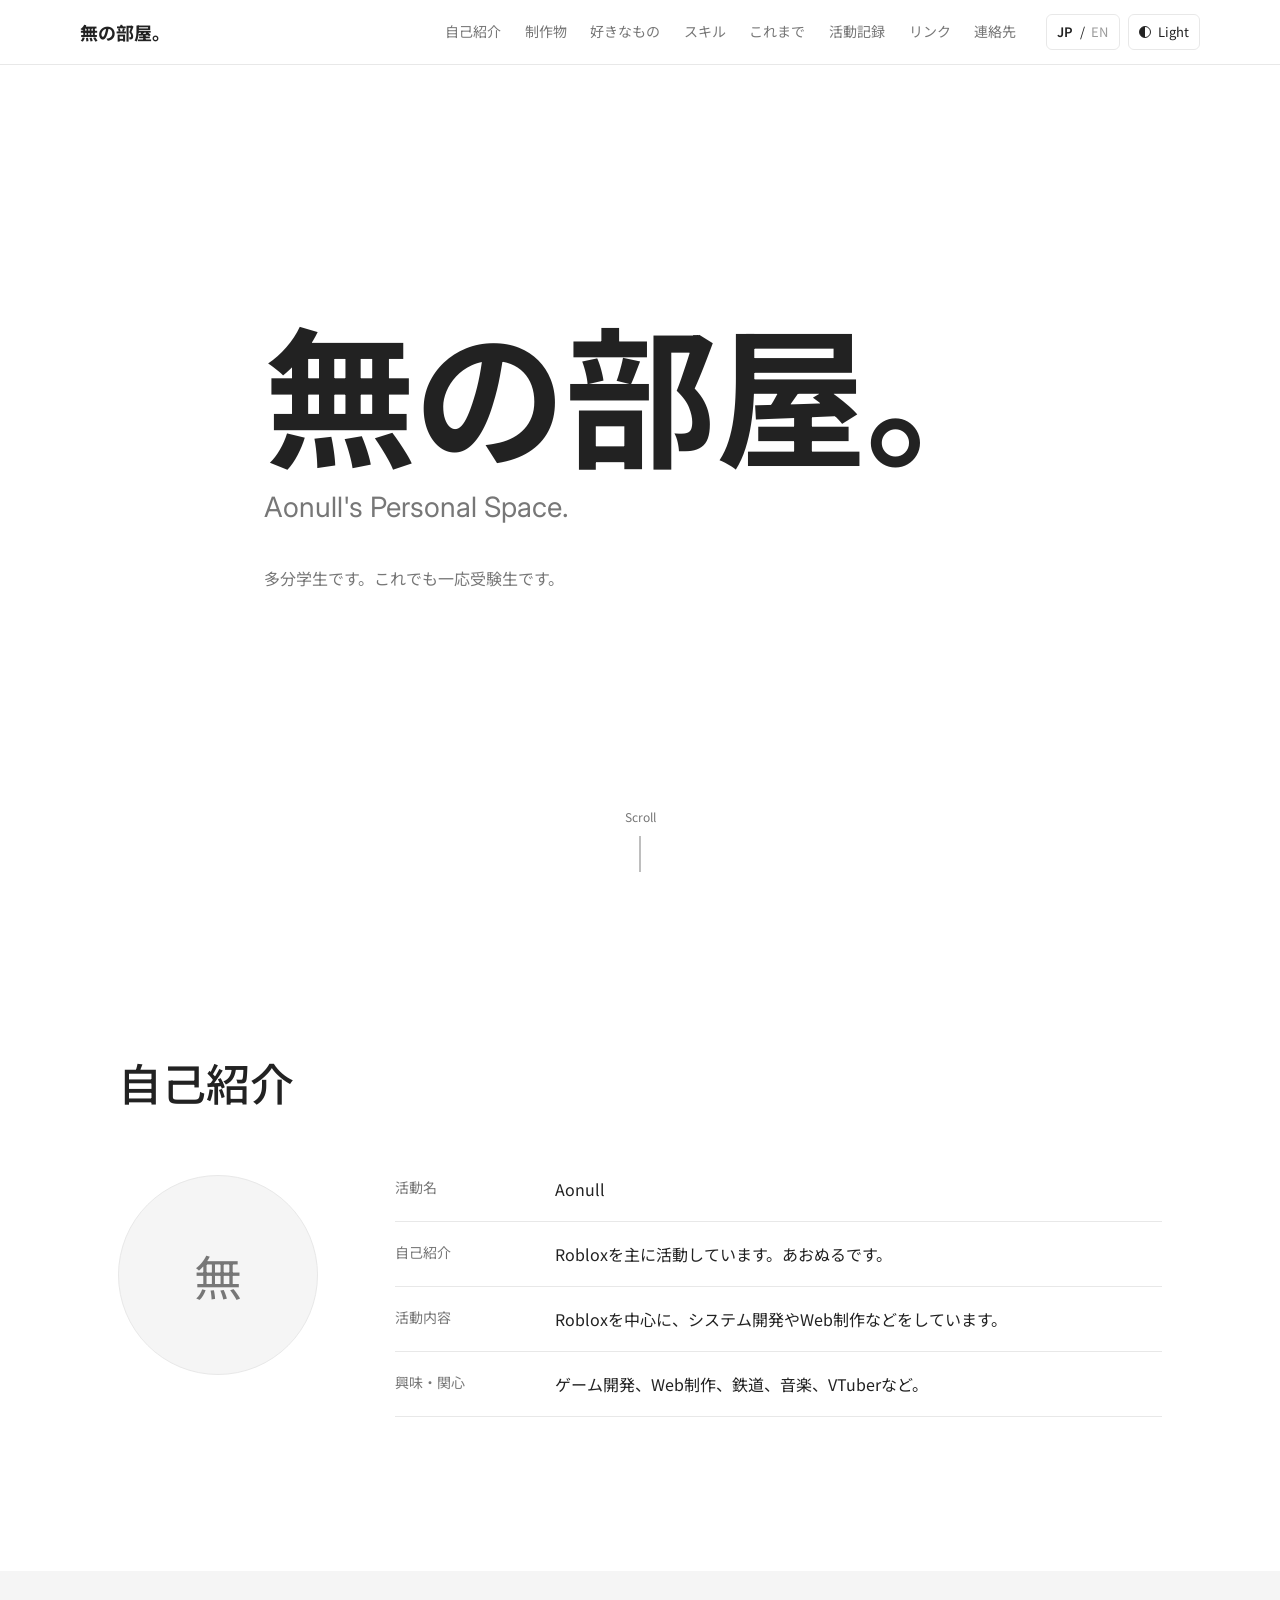
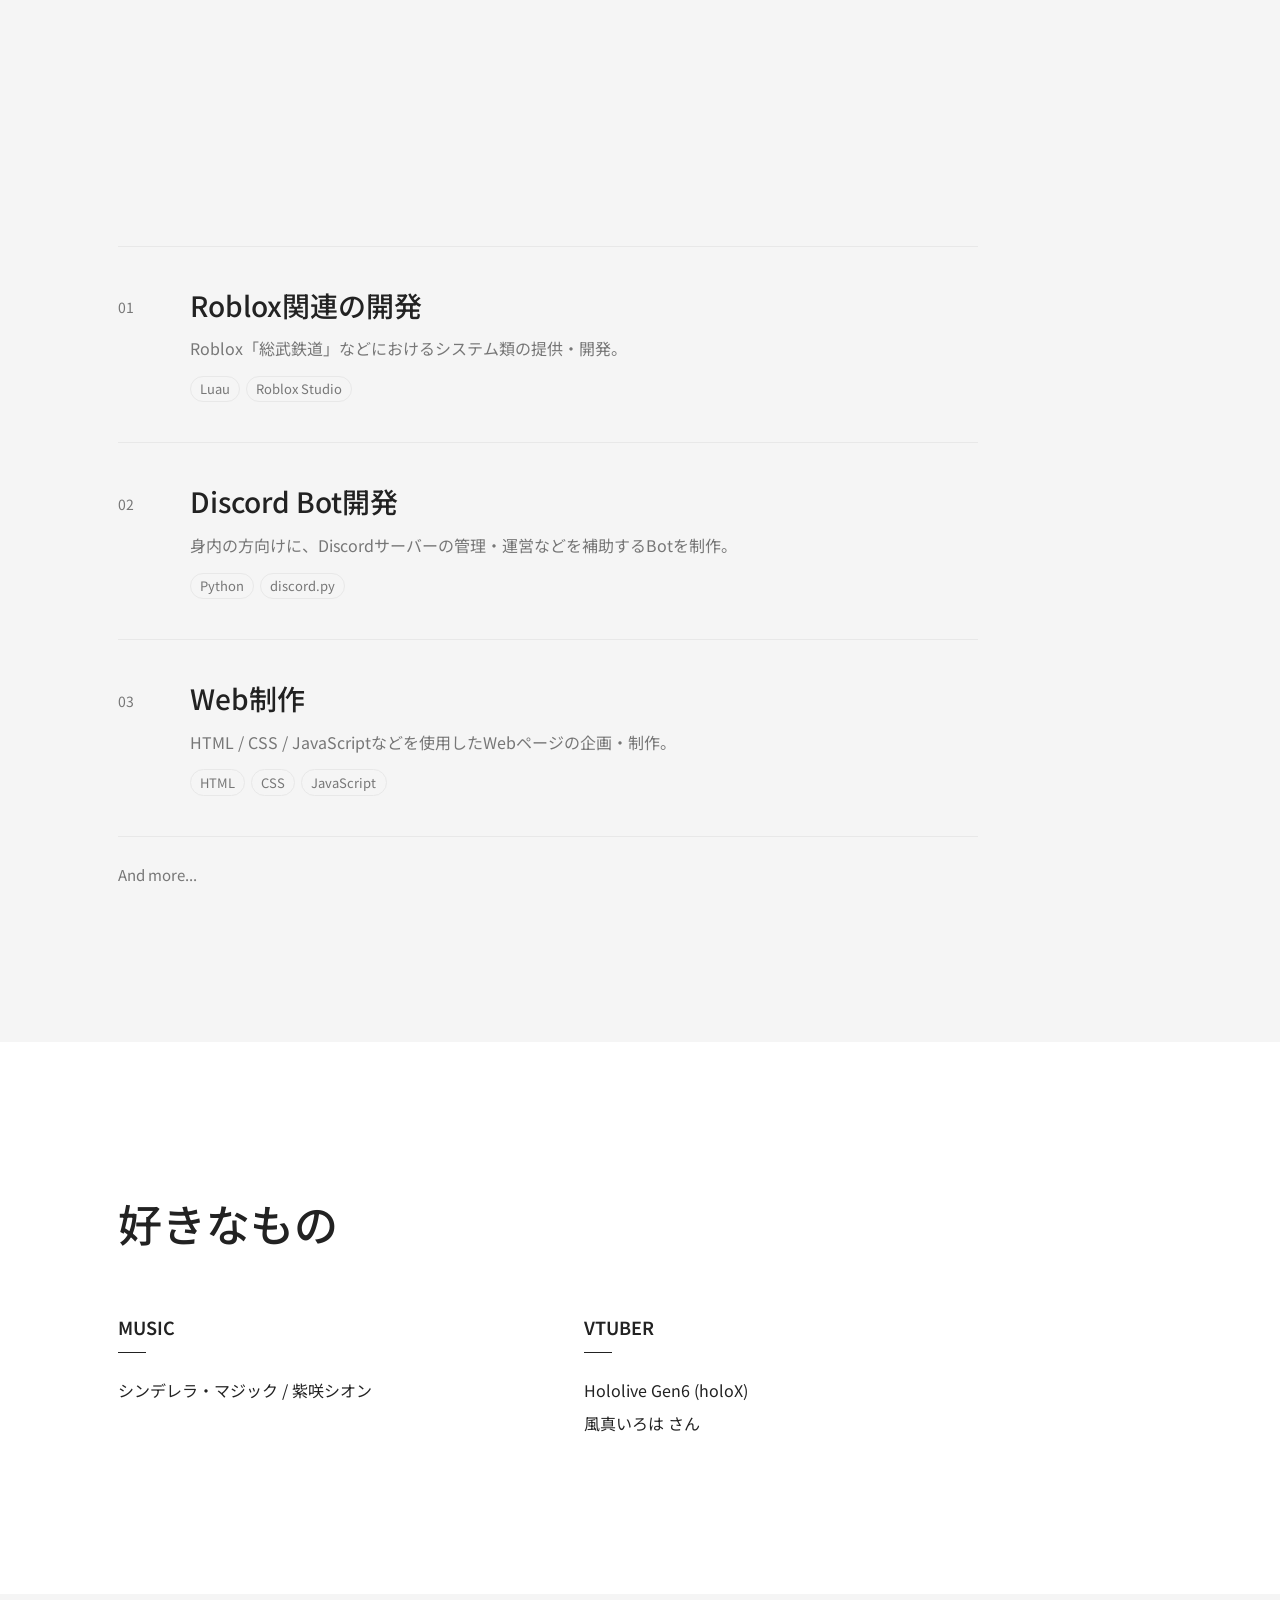
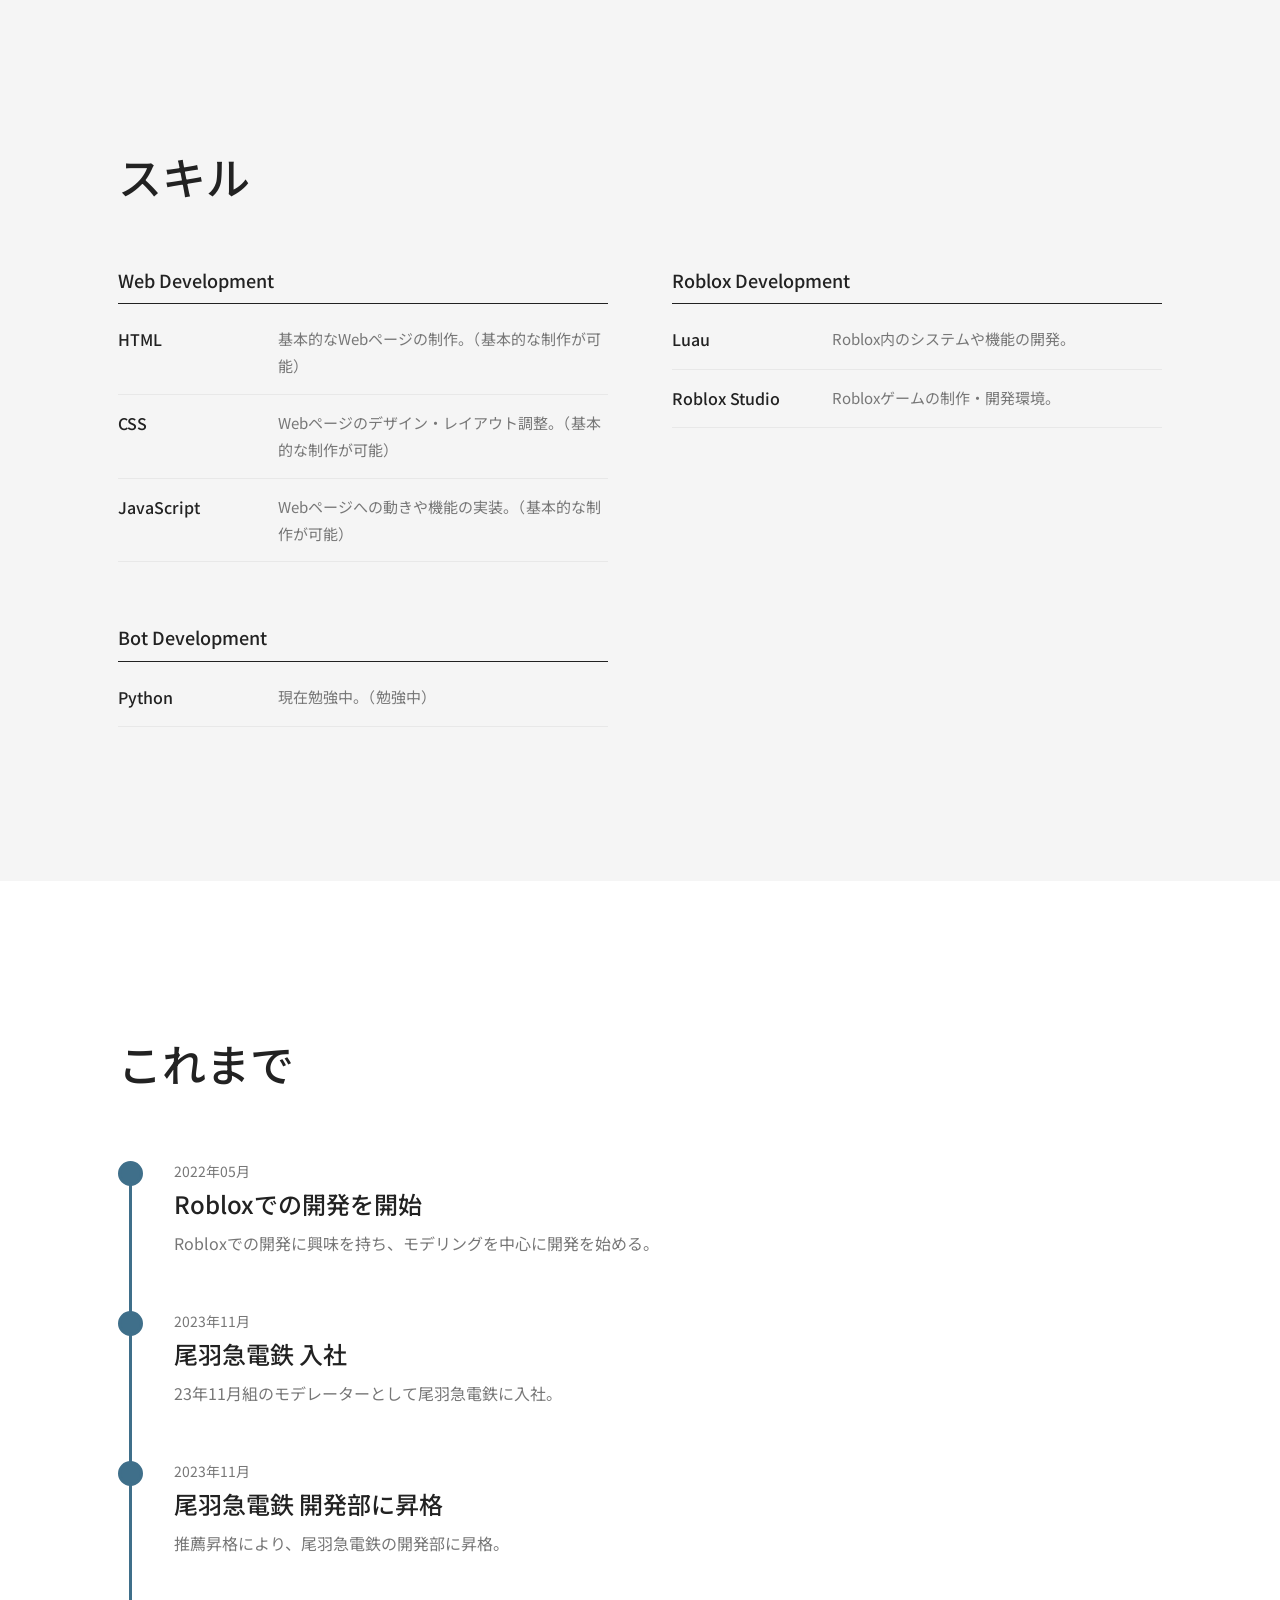
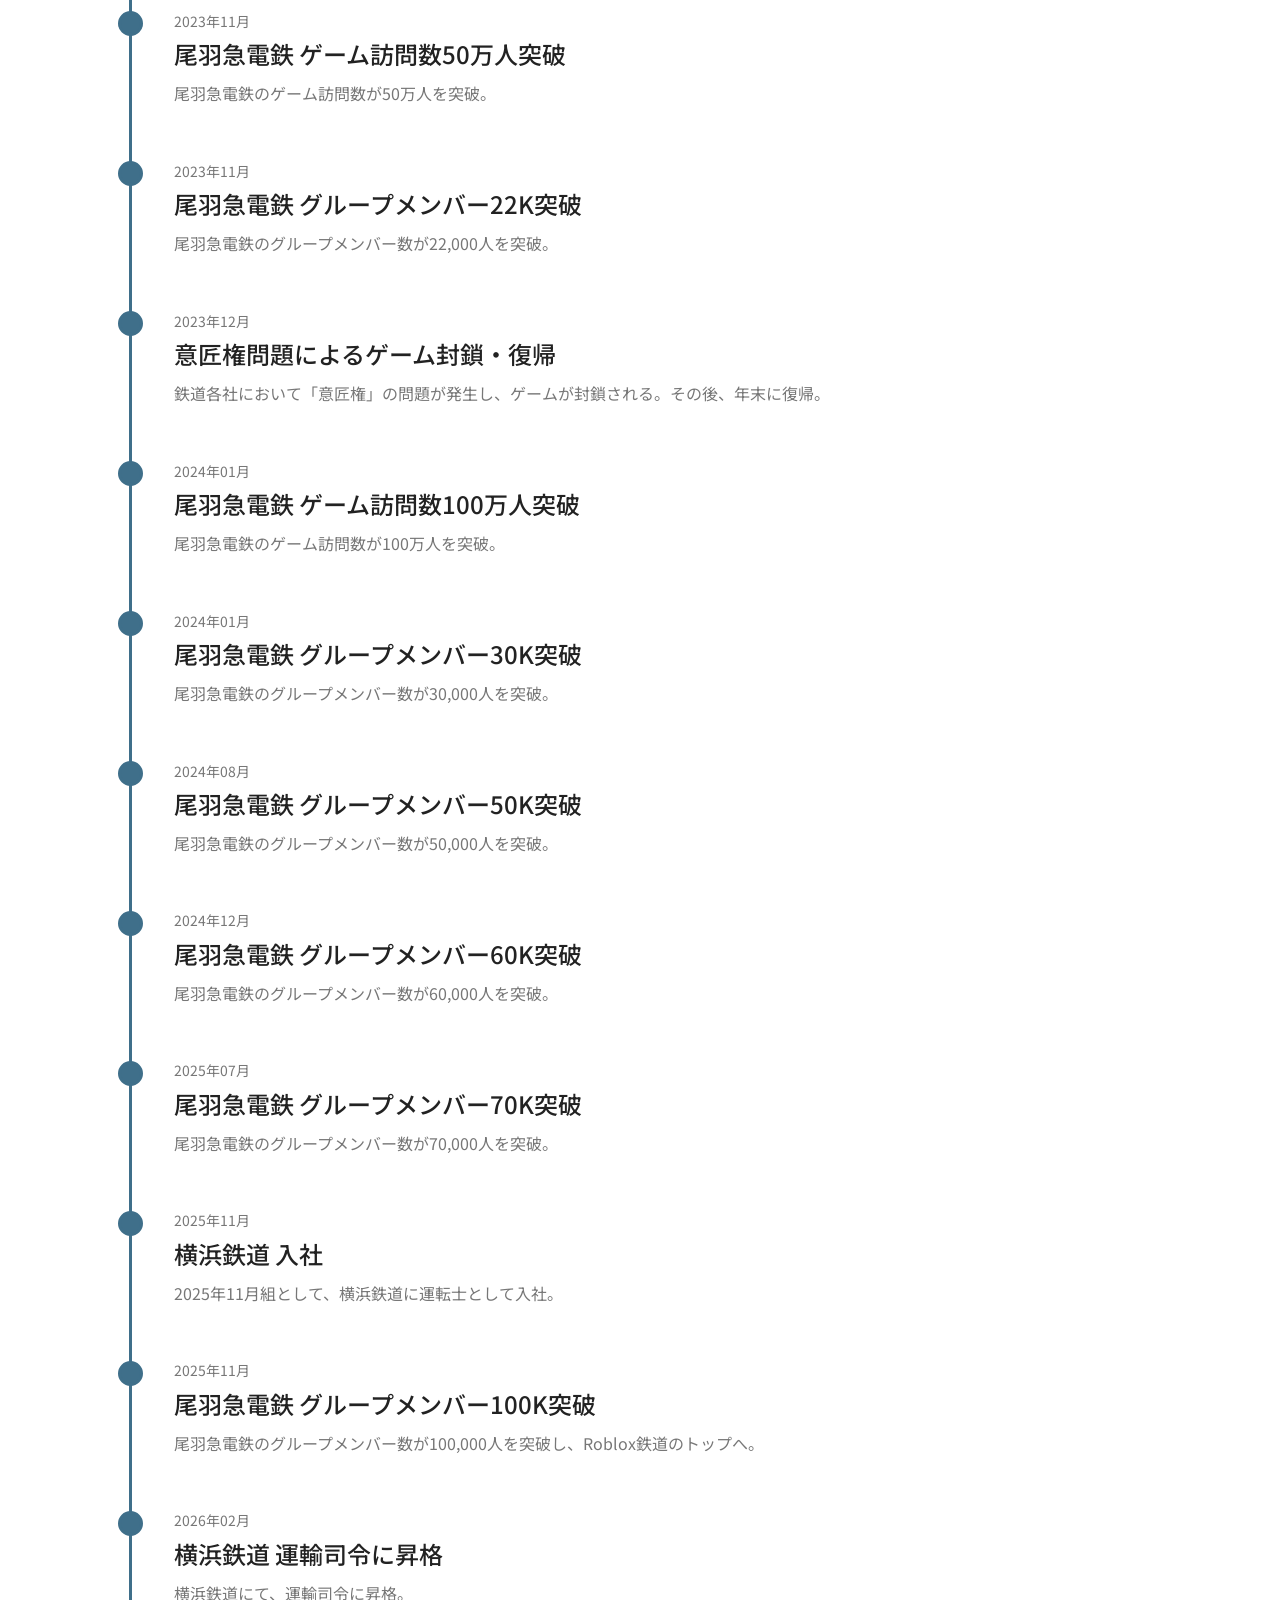
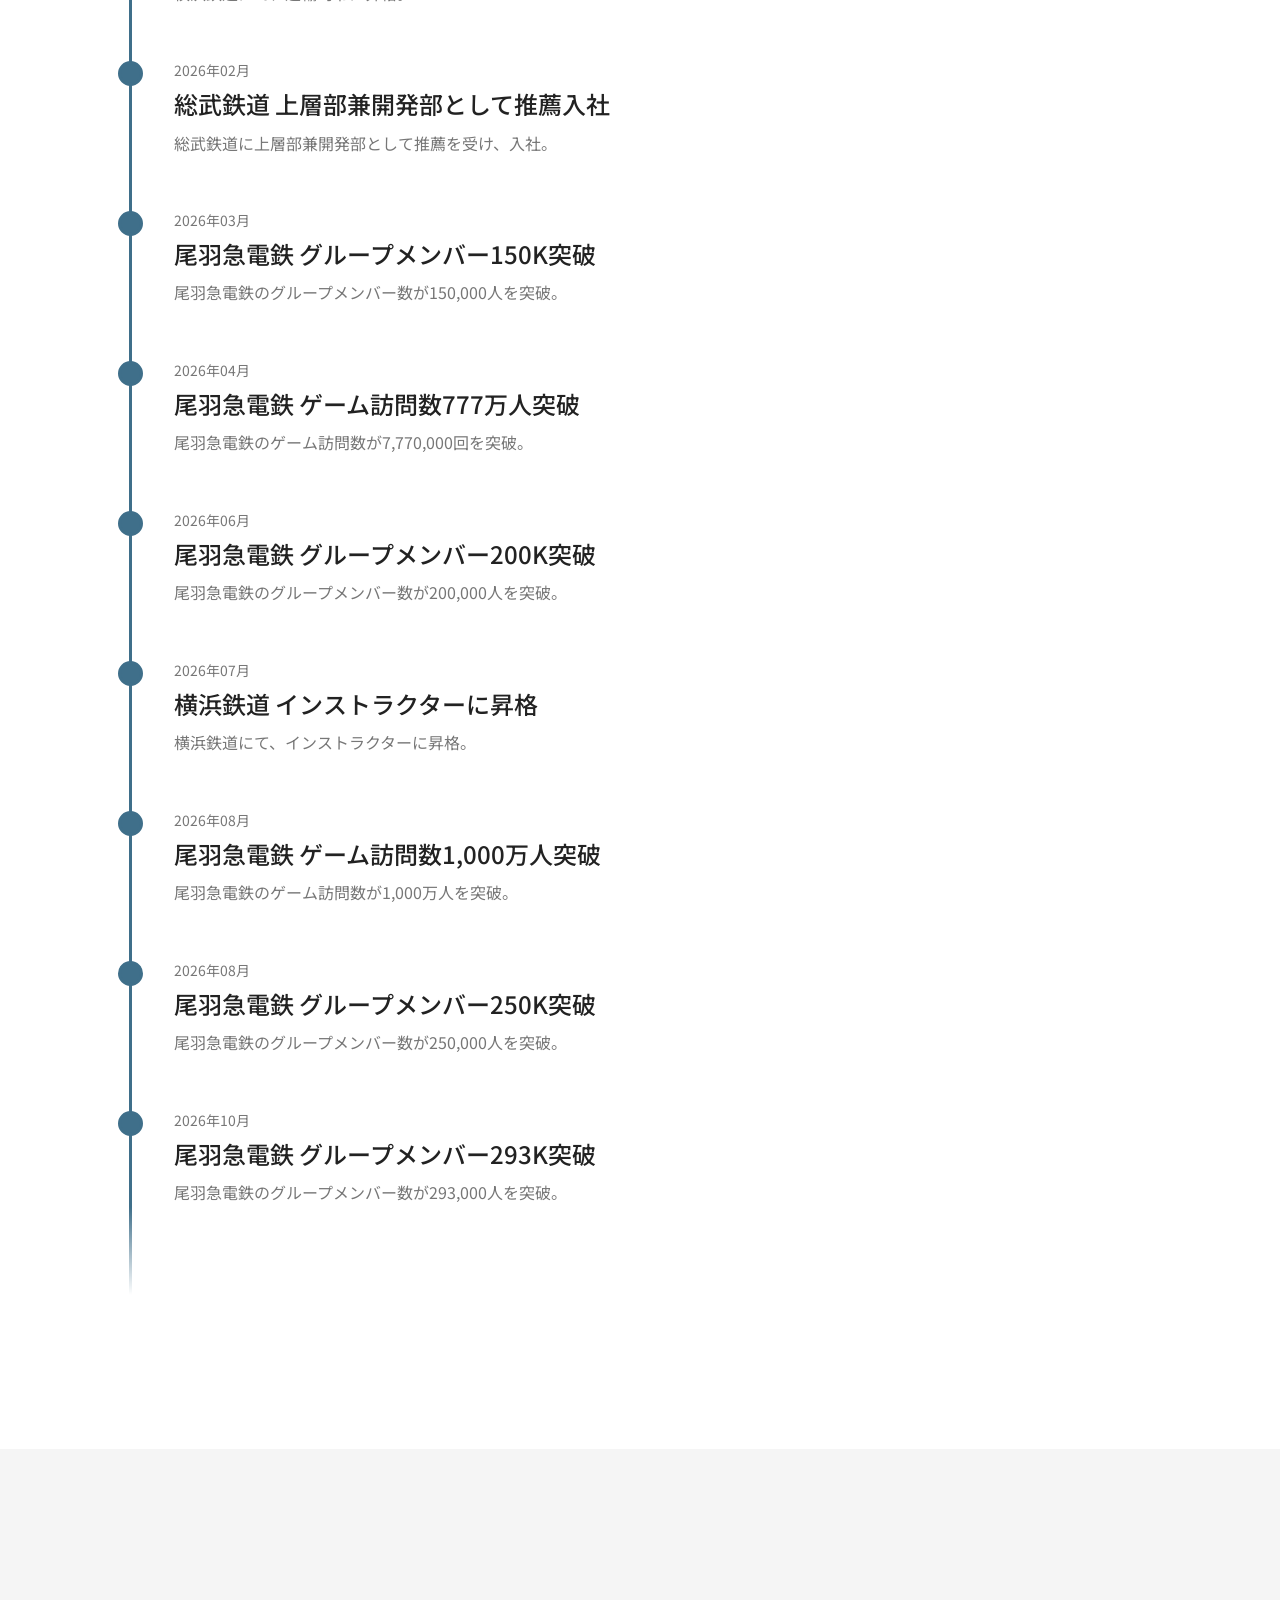
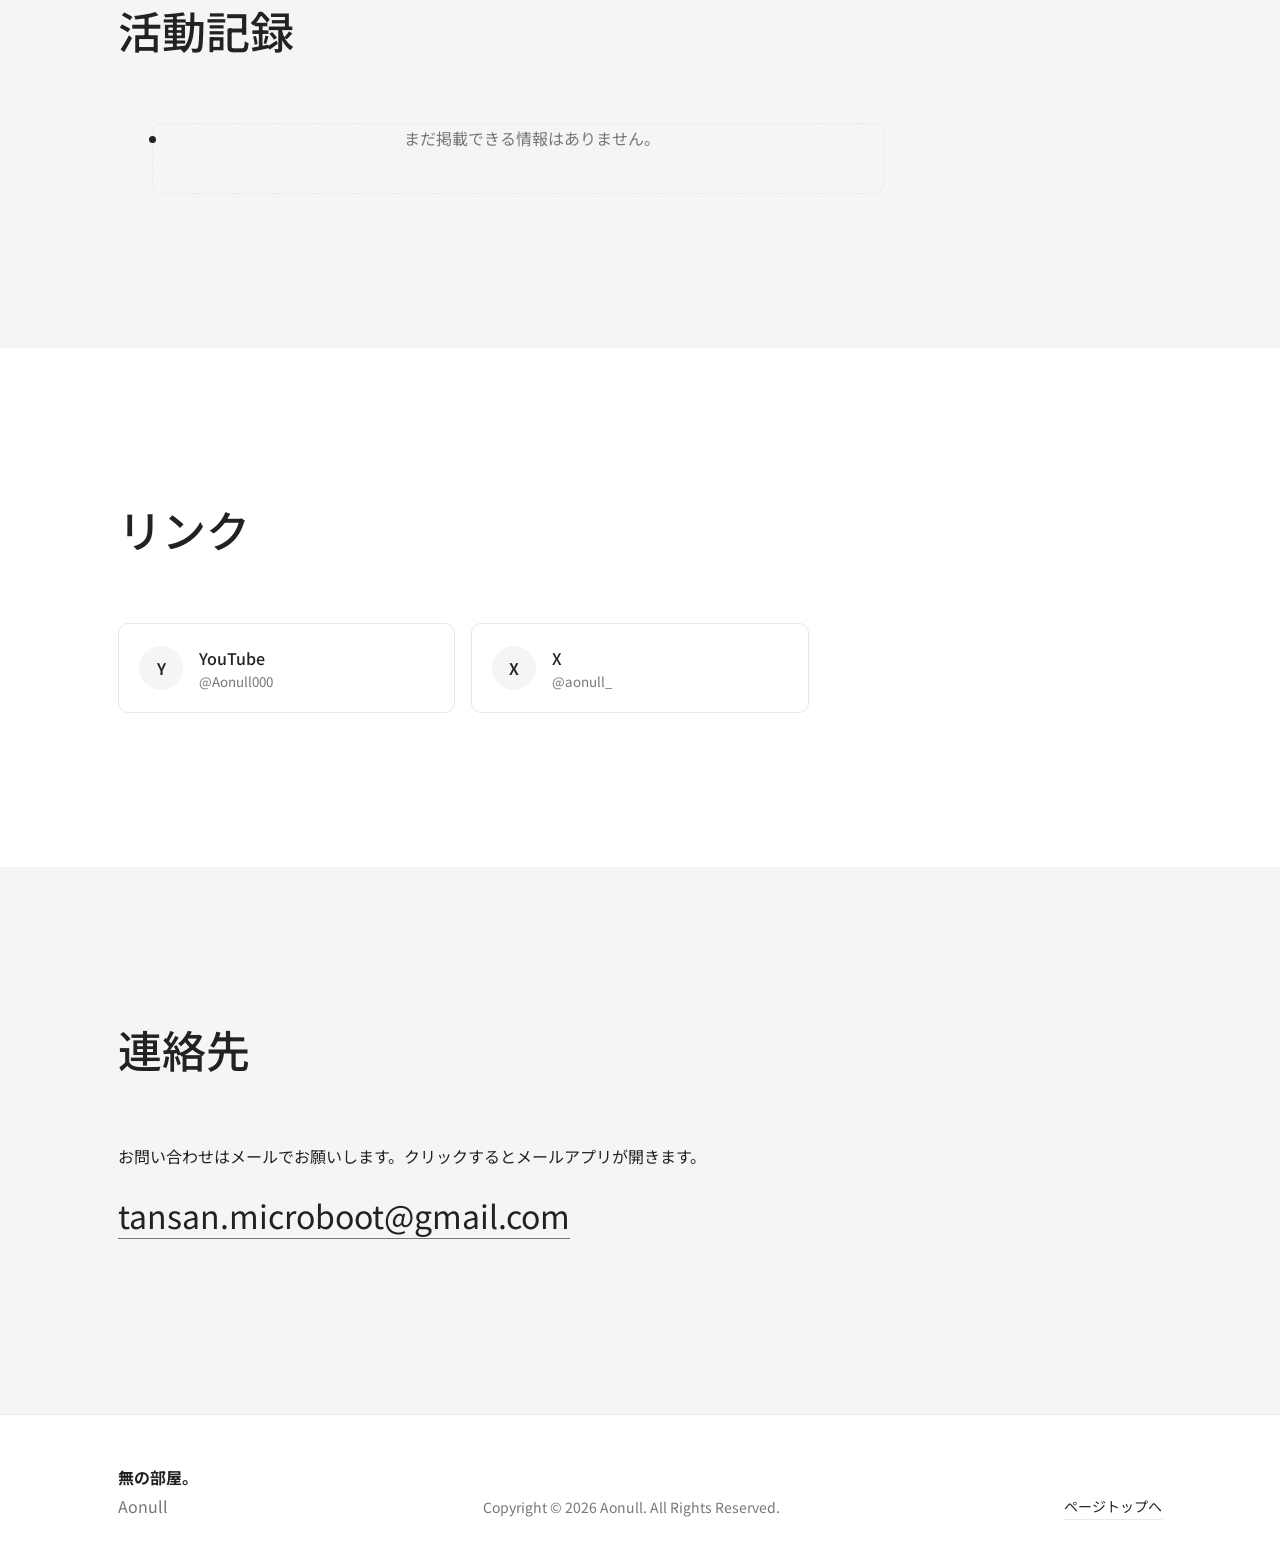
<file: index.html>
<!DOCTYPE html>
<html lang="ja" data-theme="light">
<head>
<meta charset="UTF-8">
<meta name="viewport" content="width=device-width, initial-scale=1">
<title>無の部屋。 | Aonull's Personal Space</title>
<meta name="description" content="Aonullの活動・制作物・趣味を紹介するパーソナルサイト。（説明文は js/data.js で編集できます）">
<meta name="color-scheme" content="light dark">
<meta property="og:type" content="website">
<meta property="og:site_name" content="無の部屋。">
<meta property="og:title" content="無の部屋。 | Aonull's Personal Space">
<meta property="og:description" content="Aonullの活動・制作物・趣味を紹介するパーソナルサイト。">
<meta property="og:locale" content="ja_JP">
<meta name="twitter:card" content="summary">
<!-- OGP画像: assets/images/ogp.png を用意したら下の行のコメントを外し、公開URLを絶対パスで指定 -->
<!-- <meta property="og:image" content="https://USERNAME.github.io/REPO/assets/images/ogp.png"> -->
<link rel="icon" href="assets/favicon/favicon.svg" type="image/svg+xml">
<link rel="preconnect" href="https://fonts.googleapis.com">
<link rel="preconnect" href="https://fonts.gstatic.com" crossorigin>
<link rel="stylesheet" href="https://fonts.googleapis.com/css2?family=Inter:wght@400;500;600&family=Noto+Sans+JP:wght@400;500;700&display=swap">
<link rel="stylesheet" href="css/themes.css">
<link rel="stylesheet" href="css/style.css">
<link rel="stylesheet" href="css/responsive.css">
<script>
/* 初回描画前にテーマを確定（ちらつき防止） */
(function(){var t=null,l=null;try{t=localStorage.getItem('theme');l=localStorage.getItem('lang')}catch(e){}
if(t!=='light'&&t!=='dark'){t=window.matchMedia&&window.matchMedia('(prefers-color-scheme: dark)').matches?'dark':'light'}
document.documentElement.dataset.theme=t;if(l==='en')document.documentElement.lang='en'})();
</script>
</head>
<body>
<a class="skip" href="#main" data-i18n="ui.skip">本文へスキップ</a>

<header class="header" id="header">
  <div class="header__in">
    <a class="logo" href="#top">無の部屋。</a>
    <button class="menu-btn" id="menuBtn" aria-expanded="false" aria-controls="nav" aria-label="Menu"><span></span><span></span></button>
    <nav class="nav" id="nav" aria-label="Main">
      <ul>
        <li><a href="#about" data-i18n="nav.about">自己紹介</a></li>
        <li><a href="#works" data-i18n="nav.works">制作物</a></li>
        <li><a href="#interests" data-i18n="nav.interests">好きなもの</a></li>
        <li><a href="#skills" data-i18n="nav.skills">スキル</a></li>
        <li><a href="#history" data-i18n="nav.history">これまで</a></li>
        <li><a href="#activity" data-i18n="nav.activity">活動記録</a></li>
        <li><a href="#links" data-i18n="nav.links">リンク</a></li>
        <li><a href="#contact" data-i18n="nav.contact">連絡先</a></li>
      </ul>
      <div class="tools">
        <button class="tool" id="langBtn" type="button" aria-label="Language"><span data-l="ja">JP</span> / <span data-l="en">EN</span></button>
        <button class="tool" id="themeBtn" type="button" aria-label="Theme"><span class="theme-ico" aria-hidden="true"></span><span id="themeLabel"></span></button>
      </div>
    </nav>
  </div>
</header>

<main id="main">
  <section class="hero" id="top" aria-labelledby="heroTitle">
    <div class="wrap">
      <h1 id="heroTitle">無の部屋。</h1>
      <p class="hero__en">Aonull's Personal Space.</p>
      <p class="hero__lead" data-i18n="hero.lead">ここに短い紹介文が入ります。（js/data.js で編集）</p>
    </div>
    <a class="scroll" href="#about" aria-label="Scroll"><span data-i18n="ui.scroll">Scroll</span><i></i></a>
  </section>

  <section class="section" id="about" aria-labelledby="about-h"><div class="wrap">
    <h2 id="about-h" class="reveal" data-i18n="nav.about">自己紹介</h2>
    <div class="about reveal">
      <div class="avatar" id="avatar"></div>
      <dl class="profile" id="profile"></dl>
    </div>
  </div></section>

  <section class="section alt" id="works" aria-labelledby="works-h"><div class="wrap">
    <h2 id="works-h" class="reveal" data-i18n="nav.works">制作物</h2>
    <ol class="works" id="worksList"></ol>
  </div></section>

  <section class="section" id="interests" aria-labelledby="interests-h"><div class="wrap">
    <h2 id="interests-h" class="reveal" data-i18n="nav.interests">好きなもの</h2>
    <div class="int-grid" id="interestsList"></div>
  </div></section>

  <section class="section alt" id="skills" aria-labelledby="skills-h"><div class="wrap">
    <h2 id="skills-h" class="reveal" data-i18n="nav.skills">スキル</h2>
    <div class="skills" id="skillsList"></div>
  </div></section>

  <section class="section" id="history" aria-labelledby="history-h"><div class="wrap">
    <h2 id="history-h" class="reveal" data-i18n="nav.history">これまで</h2>
    <div class="route" id="route">
      <div class="route__line" aria-hidden="true"><div class="route__fill"></div></div>
      <ol id="historyList"></ol>
    </div>
  </div></section>

  <section class="section alt" id="activity" aria-labelledby="activity-h"><div class="wrap">
    <h2 id="activity-h" class="reveal" data-i18n="nav.activity">活動記録</h2>
    <ol class="timeline" id="activityList"></ol>
  </div></section>

  <section class="section" id="links" aria-labelledby="links-h"><div class="wrap">
    <h2 id="links-h" class="reveal" data-i18n="nav.links">リンク</h2>
    <ul class="links" id="linksList"></ul>
  </div></section>

  <section class="section alt" id="contact" aria-labelledby="contact-h"><div class="wrap">
    <h2 id="contact-h" class="reveal" data-i18n="nav.contact">連絡先</h2>
    <p class="reveal" data-i18n="contact.lead">お問い合わせはメールでお願いします。</p>
    <p class="reveal mail"><a id="mailLink" href="#contact" class="mail__a"></a></p>
  </div></section>
</main>

<footer class="footer"><div class="wrap footer__in">
  <div><strong>無の部屋。</strong><br><span class="muted">Aonull</span></div>
  <p class="muted small">Copyright © <span id="year">2026</span> Aonull. All Rights Reserved.</p>
  <a href="#top" class="footer__top" data-i18n="ui.top">ページトップへ</a>
</div></footer>

<a href="#top" class="to-top" id="toTop" aria-label="Top" hidden>↑</a>
<noscript><p class="noscript">JavaScriptを有効にすると、すべての内容が表示されます。 / Please enable JavaScript to see all content.</p></noscript>

<script src="js/data.js"></script>
<script src="js/main.js"></script>
</body>
</html>
</file>
<file: css/themes.css>
/* 色はすべてここで一元管理 */
:root{
  --bg:#FFFFFF; --bg-sub:#F5F5F5; --text:#222222; --muted:#777777; --line:#E8E8E8;
  --route:#3F6F8A; --accent:#222222; --on-accent:#FFFFFF; --header-bg:rgba(255,255,255,.85);
}
[data-theme="dark"]{
  --bg:#171717; --bg-sub:#222222; --text:#F5F5F5; --muted:#AAAAAA; --line:#333333;
  --route:#6FC3DB; --accent:#F5F5F5; --on-accent:#171717; --header-bg:rgba(23,23,23,.85);
}
</file>
<file: css/style.css>
*,*::before,*::after{box-sizing:border-box}
html{scroll-behavior:smooth;scroll-padding-top:72px;-webkit-text-size-adjust:100%}
body{margin:0;font-family:Inter,"Noto Sans JP",system-ui,-apple-system,sans-serif;font-size:1rem;line-height:1.8;color:var(--text);background:var(--bg);overflow-x:hidden;transition:background-color .3s,color .3s}
html[lang="ja"] body{font-family:"Noto Sans JP",Inter,system-ui,sans-serif}
img{max-width:100%;display:block}
a{color:inherit}
h1,h2,h3{line-height:1.3;margin:0;font-weight:500}
p{margin:0 0 1em}
ul,ol,dl{margin:0;padding:0;list-style:none}
.wrap{max-width:1140px;margin:0 auto;padding:0 clamp(20px,5vw,48px)}
.muted{color:var(--muted)} .small{font-size:.875rem}
:focus-visible{outline:2px solid var(--accent);outline-offset:3px;border-radius:4px}
.skip{position:absolute;left:12px;top:-60px;background:var(--accent);color:var(--on-accent);padding:.5em 1em;border-radius:6px;z-index:200}
.skip:focus{top:12px}
[data-l]{opacity:.45;transition:opacity .2s}
html[lang="ja"] [data-l="ja"],html[lang="en"] [data-l="en"]{opacity:1;font-weight:600}

.header{position:fixed;inset:0 0 auto;z-index:100;background:var(--header-bg);backdrop-filter:blur(12px);-webkit-backdrop-filter:blur(12px);border-bottom:1px solid var(--line);transition:background-color .3s,border-color .3s}
.header__in{max-width:1200px;margin:0 auto;padding:0 clamp(20px,4vw,40px);height:64px;display:flex;align-items:center;justify-content:space-between;gap:24px}
.logo{font-weight:700;font-size:1.125rem;text-decoration:none}
.nav{display:flex;align-items:center;gap:20px}
.nav ul{display:flex;gap:4px}
.nav ul a{position:relative;display:block;padding:.5em .7em;font-size:.875rem;text-decoration:none;color:var(--muted);transition:color .2s}
.nav ul a::after{content:"";position:absolute;left:.7em;right:.7em;bottom:.2em;height:1px;background:var(--accent);transform:scaleX(0);transform-origin:left;transition:transform .25s}
.nav ul a:hover,.nav ul a.is-active{color:var(--text)}
.nav ul a:hover::after,.nav ul a.is-active::after{transform:scaleX(1)}
.tools{display:flex;gap:8px}
.tool{font:inherit;font-size:.8125rem;display:inline-flex;align-items:center;gap:.5em;min-height:36px;padding:0 .8em;border:1px solid var(--line);border-radius:6px;background:transparent;color:var(--text);cursor:pointer;transition:background-color .2s,transform .1s}
.tool:hover{background:var(--bg-sub)} .tool:active{transform:scale(.96)}
.theme-ico{width:12px;height:12px;border-radius:50%;border:1.5px solid currentColor;background:linear-gradient(90deg,currentColor 50%,transparent 50%)}
.menu-btn{display:none}

.hero{min-height:100svh;display:flex;align-items:center;position:relative;padding:96px 0 80px}
.hero h1{font-size:clamp(3.5rem,13vw,9.5rem);font-weight:700;letter-spacing:-.01em;line-height:1.1}
.hero__en{font-size:clamp(1.125rem,2.6vw,1.75rem);color:var(--muted);margin:.5rem 0 2rem;font-family:Inter,sans-serif}
.hero__lead{max-width:34em;color:var(--muted)}
.scroll{position:absolute;left:50%;bottom:28px;transform:translateX(-50%);display:flex;flex-direction:column;align-items:center;gap:8px;font-size:.75rem;color:var(--muted);text-decoration:none}
.scroll i{width:1px;height:36px;background:var(--line);position:relative;overflow:hidden}
.scroll i::after{content:"";position:absolute;inset:0;background:var(--accent);animation:drip 2.2s ease-in-out infinite}
@keyframes drip{0%{transform:translateY(-100%)}60%,100%{transform:translateY(100%)}}

.section{padding:clamp(80px,12vw,160px) 0}
.section.alt{background:var(--bg-sub);transition:background-color .3s}
.section h2{font-size:clamp(1.75rem,4vw,2.75rem);margin-bottom:clamp(32px,5vw,64px)}
.ph{color:var(--muted);font-style:italic}

.about{display:grid;grid-template-columns:200px 1fr;gap:clamp(32px,6vw,80px);align-items:start}
.avatar{width:200px;aspect-ratio:1;border-radius:50%;overflow:hidden;background:var(--bg-sub);border:1px solid var(--line);display:grid;place-items:center;font-size:3rem;color:var(--muted)}
.avatar img{width:100%;height:100%;object-fit:cover}
.profile>div{display:grid;grid-template-columns:9em 1fr;gap:16px;padding:1.1em 0;border-bottom:1px solid var(--line)}
.profile>div:first-child{padding-top:0}
.profile dt{color:var(--muted);font-size:.875rem}.profile dd{margin:0}

.grid{display:grid;grid-template-columns:repeat(3,1fr);gap:24px}
.card{background:var(--bg);border:1px solid var(--line);border-radius:10px;overflow:hidden;display:flex;flex-direction:column;transition:border-color .2s,transform .25s,background-color .3s}
.card:hover{transform:translateY(-3px);border-color:var(--muted)}
.thumb{aspect-ratio:16/10;background:var(--bg-sub);display:grid;place-items:center;font-size:2.5rem;color:var(--muted);overflow:hidden}
.alt .thumb{background:var(--line)}
.thumb img{width:100%;height:100%;object-fit:cover}
.card__b{padding:20px;display:flex;flex-direction:column;gap:10px;flex:1}
.card h3{font-size:1.125rem}
.card p{margin:0;font-size:.9375rem;color:var(--muted)}
.meta{display:flex;flex-wrap:wrap;gap:6px;align-items:center;font-size:.8125rem;color:var(--muted)}
.tag{border:1px solid var(--line);border-radius:999px;padding:.05em .7em}
.badge{background:var(--bg-sub);border-radius:999px;padding:.05em .7em}
.card details{font-size:.9375rem}
.card summary{cursor:pointer;color:var(--muted);padding:.3em 0}
.card summary:hover{color:var(--text)}
.card details p{margin-top:.5em}
.btn{display:inline-flex;align-items:center;justify-content:center;min-height:40px;padding:0 1.1em;border-radius:6px;border:1px solid var(--accent);background:var(--accent);color:var(--on-accent);font-size:.875rem;text-decoration:none;transition:opacity .2s,transform .1s;margin-top:auto;align-self:flex-start}
.btn:hover{opacity:.85}.btn:active{transform:scale(.96)}
.btn[aria-disabled="true"]{background:transparent;color:var(--muted);border-color:var(--line);pointer-events:none}

.skills{display:grid;grid-template-columns:repeat(2,1fr);gap:clamp(32px,5vw,64px)}
.skills h3{font-size:1.125rem;padding-bottom:.6em;border-bottom:1px solid var(--text);margin-bottom:.4em}
.skill{display:grid;grid-template-columns:9em 1fr;gap:16px;padding:.9em 0;border-bottom:1px solid var(--line)}
.skill b{font-weight:500}.skill span{color:var(--muted);font-size:.9375rem}

.timeline{max-width:760px;border-left:1px solid var(--line);margin-left:6px}
.timeline li{position:relative;padding:0 0 40px 28px}
.timeline li::before{content:"";position:absolute;left:-4px;top:.7em;width:7px;height:7px;border-radius:50%;background:var(--accent)}
.timeline time{font-size:.875rem;color:var(--muted)}
.timeline h3{font-size:1.125rem;margin:.2em 0 .4em}
.timeline p{color:var(--muted);margin-bottom:.5em}
.empty{color:var(--muted);border:1px dashed var(--line);border-radius:10px;padding:32px;text-align:center;grid-column:1/-1}
.timeline .empty{margin-left:28px}

.links{display:grid;grid-template-columns:repeat(3,1fr);gap:16px}
.link{display:flex;gap:16px;align-items:center;padding:20px;min-height:88px;background:var(--bg);border:1px solid var(--line);border-radius:10px;text-decoration:none;transition:border-color .2s,transform .25s}
a.link:hover{border-color:var(--muted);transform:translateY(-2px)}
.link[aria-disabled="true"]{opacity:.65}
.link__ico{flex:none;width:44px;height:44px;border-radius:50%;background:var(--bg-sub);display:grid;place-items:center;font-weight:600;overflow:hidden}
.link__ico img{width:24px;height:24px}
.link b{display:block;font-weight:500}.link small{color:var(--muted);display:block;line-height:1.5}

.mail__a{font-size:clamp(1.25rem,3.5vw,2rem);text-decoration:none;border-bottom:1px solid var(--muted);transition:border-color .2s;overflow-wrap:anywhere}
.mail__a:hover{border-color:var(--text)}
.footer{border-top:1px solid var(--line);padding:48px 0}
.footer__in{display:flex;justify-content:space-between;align-items:flex-end;gap:24px;flex-wrap:wrap}
.footer__in p{margin:0}
.footer__top{font-size:.875rem;text-decoration:none;border-bottom:1px solid var(--line)}
.to-top{position:fixed;right:20px;bottom:20px;width:48px;height:48px;border-radius:50%;display:grid;place-items:center;background:var(--accent);color:var(--on-accent);text-decoration:none;z-index:90;opacity:0;transform:translateY(12px);transition:opacity .3s,transform .3s;pointer-events:none}
.to-top.show{opacity:1;transform:none;pointer-events:auto}
.noscript{position:fixed;bottom:0;left:0;right:0;margin:0;padding:.8em;text-align:center;background:var(--bg-sub);font-size:.875rem;z-index:150}

/* JS有効時のみ隠す＝JSが失敗しても本文は見える */
.js .reveal{opacity:0;transform:translateY(16px);transition:opacity .7s ease,transform .7s ease;transition-delay:var(--d,0s)}
.js .reveal.in{opacity:1;transform:none}
@media (prefers-reduced-motion:reduce){
  html{scroll-behavior:auto}
  *,*::before,*::after{animation:none!important;transition-duration:.01ms!important;transition-delay:0s!important}
  .js .reveal{opacity:1;transform:none}
}

/* WORKS：リスト形式（タイポグラフィ中心） */
.works{max-width:860px}
.work{display:grid;grid-template-columns:3.5rem 1fr;gap:16px;padding:clamp(24px,4vw,40px) 0;border-top:1px solid var(--line)}
.work__n{color:var(--muted);font-size:.875rem;padding-top:.6em;font-variant-numeric:tabular-nums}
.work h3{font-size:clamp(1.25rem,2.6vw,1.75rem);margin-bottom:.4em}
.work p{color:var(--muted);margin-bottom:.8em}
.work .btn{margin-top:1em}
.work-more{border-top:1px solid var(--line);padding-top:24px;color:var(--muted);font-size:.9375rem}

/* INTERESTS：カテゴリごとの小さなブロック */
.int-grid{display:grid;grid-template-columns:repeat(auto-fit,minmax(240px,1fr));gap:clamp(40px,6vw,72px);max-width:860px}
.int h3{font-size:1.125rem;font-weight:600}
.int h3::after{content:"";display:block;width:28px;height:1px;background:var(--text);margin:.7em 0 1.1em}
.int li{padding:.15em 0}

/* HISTORY：路線図風の縦タイムライン */
.route{position:relative;max-width:760px;padding-bottom:88px}
.route__line{position:absolute;left:11px;top:12px;bottom:0;width:3px;border-radius:2px;background:var(--line);overflow:hidden;-webkit-mask-image:linear-gradient(to bottom,#000 calc(100% - 88px),transparent);mask-image:linear-gradient(to bottom,#000 calc(100% - 88px),transparent)}
.route__fill{position:absolute;inset:0;background:var(--route);transform-origin:top;transform:scaleY(0)}
.station{position:relative;padding:0 0 48px 56px}
.station:last-child{padding-bottom:0}
.station__node{position:absolute;left:0;top:.35em;width:25px;height:25px;border-radius:50%;border:3px solid var(--route);background:var(--bg);transition:background-color .5s .2s}
.station.in .station__node{background:var(--route)}
.station time{font-size:.875rem;color:var(--muted)}
.station h3{font-size:clamp(1.25rem,2.6vw,1.5rem);margin:.15em 0 .4em}
.station p{color:var(--muted);margin:0}
.route .empty{margin-left:56px}
</file>
<file: css/responsive.css>
@media (max-width:1199px){
  .grid{grid-template-columns:repeat(2,1fr)}
  .links{grid-template-columns:repeat(2,1fr)}
}
@media (max-width:991px){
  .menu-btn{display:flex;flex-direction:column;justify-content:center;gap:6px;width:44px;height:44px;padding:0 10px;border:0;background:transparent;cursor:pointer}
  .menu-btn span{display:block;height:1.5px;background:var(--text);transition:transform .25s}
  .menu-btn[aria-expanded="true"] span:first-child{transform:translateY(3.75px) rotate(45deg)}
  .menu-btn[aria-expanded="true"] span:last-child{transform:translateY(-3.75px) rotate(-45deg)}
  .nav{position:fixed;top:64px;left:0;right:0;bottom:0;background:var(--bg);flex-direction:column;align-items:stretch;justify-content:flex-start;gap:24px;padding:16px clamp(20px,5vw,40px) 40px;overflow-y:auto;visibility:hidden;opacity:0;transition:opacity .25s,visibility .25s}
  .nav.open{visibility:visible;opacity:1}
  .nav ul{flex-direction:column;gap:0}
  .nav ul a{font-size:1.125rem;padding:.9em 0;border-bottom:1px solid var(--line);color:var(--text)}
  .nav ul a::after{display:none}
  .nav ul a.is-active{font-weight:700}
  .tools{width:100%}
  .tools .tool{min-height:44px;flex:1;justify-content:center}
}
@media (max-width:767px){
  .work{grid-template-columns:2.5rem 1fr;gap:8px}
  .station{padding-left:48px}.route .empty{margin-left:48px}
  .about{grid-template-columns:1fr}.avatar{width:128px}
  .profile>div,.skill{grid-template-columns:1fr;gap:4px}
  .grid,.links,.skills{grid-template-columns:1fr}
  .hero{padding-top:88px}
  .footer__in{flex-direction:column;align-items:flex-start}
}
</file>
